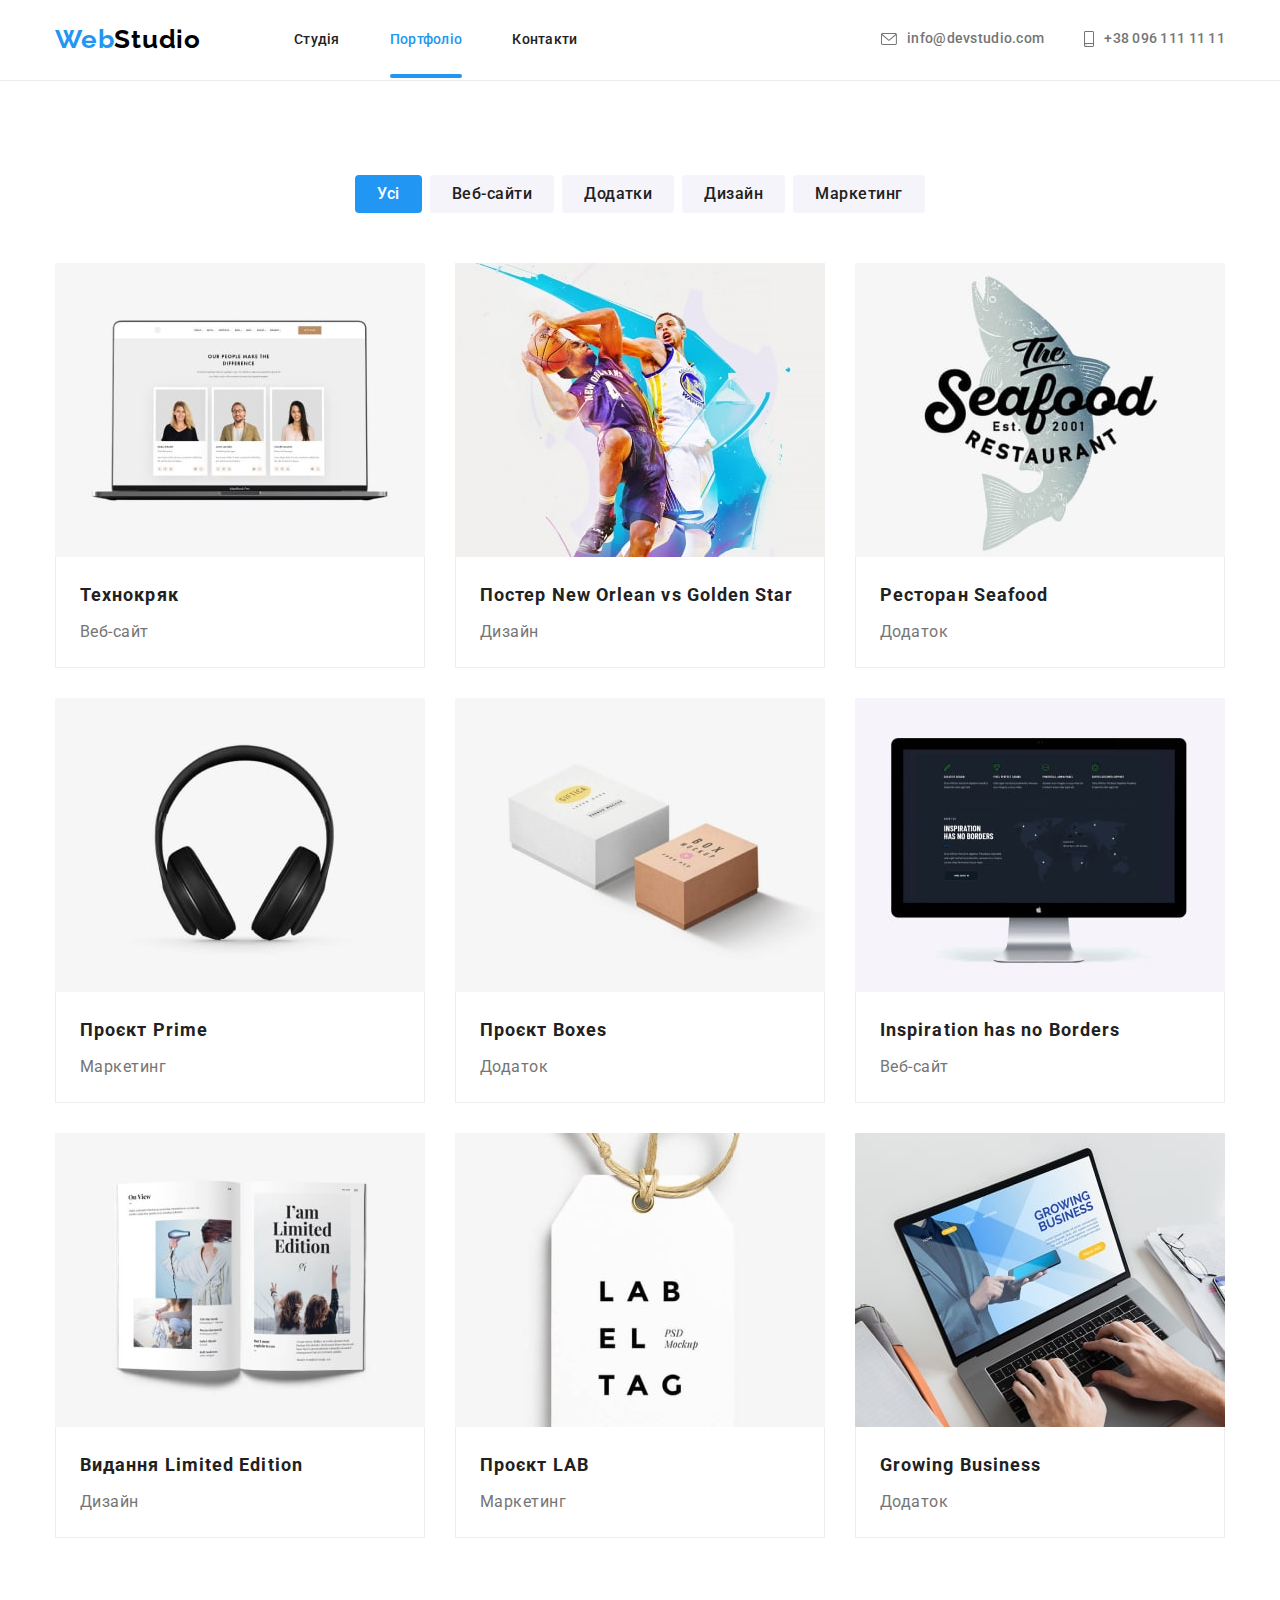
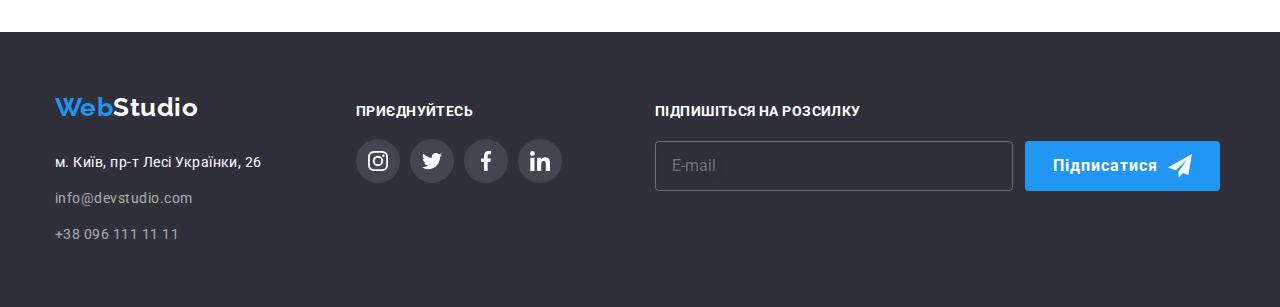
<file: portfolio.html>
<!DOCTYPE html>
<html lang="uk">
  <head>
    <meta charset="UTF-8" />
    <meta http-equiv="X-UA-Compatible" content="IE=edge" />
    <meta name="viewport" content="width=device-width, initial-scale=1.0" />
    <title>Document</title>
    <link
      href="https://fonts.googleapis.com/css2?family=Raleway:wght@700&family=Roboto:wght@400;500;700;900&display=swap"
      rel="stylesheet"
    />
    <link
      rel="stylesheet"
      href="https://cdnjs.cloudflare.com/ajax/libs/modern-normalize/1.1.0/modern-normalize.min.css"
    />
    <link rel="stylesheet" href="./сss/styles.css" />
  </head>
  <body class="page">
    <header class="bcheader">
      <div class="container header">
        <nav class="nav">
          <a href="#" lang="en" class="firspart-logo increase"
            >Web<span class="secondpart-logo">Studio</span></a
          >

          <ul class="site-nav">
            <li class="link-nav">
              <a href="./index.html" class="link increase">Студія</a>
            </li>
            <li class="link-nav">
              <a href="#" class="link current increase">Портфоліо</a>
            </li>
            <li class="link-nav">
              <a href="#" class="link increase">Контакти</a>
            </li>
          </ul>
        </nav>
        <ul class="site-info">
          <li class="item">
            <a href="mailto:info@devstudio.com" class="link increase header-envelop">
              <svg class="envelop-icon" width="16" height="12">
                <use href="./images/icons.svg#icon-envelope "></use></svg
              >info@devstudio.com</a
            >
          </li>
          <li class="item">
            <a href="tel:+380961111111" class="link increase header-smartphone"
              ><svg class="smartphone-icon" width="10" height="16">
                <use href="./images/icons.svg#icon-smartphone "></use></svg
              >+38 096 111 11 11</a
            >
          </li>
        </ul>
      </div>
    </header>

    <main class="portfolio">
      <section class="section hero-portfolio">
        <div class="container">
          <h1 class="hidden">Фільтр</h1>
          <ul class="list buttons">
            <li class="itembtn">
              <button type="button" class="button-portfolio">Усі</button>
            </li>
            <li class="itembtn">
              <button type="button" class="button-portfolioadd">Веб-сайти</button>
            </li>
            <li class="itembtn">
              <button type="button" class="button-portfolioadd">Додатки</button>
            </li>
            <li class="itembtn">
              <button type="button" class="button-portfolioadd">Дизайн</button>
            </li>
            <li class="itembtn">
              <button type="button" class="button-portfolioadd">Маркетинг</button>
            </li>
          </ul>

          <ul class="list imgs">
            <li class="item transform">
              <div class="overlay">
                <img class="photo-item" src="./images/img2.1-min.jpg" alt="Технокряк" width="370" />
                <p class="text-overlay">
                  Ресурс пропонує комплексні пропозиції з різним рівнем функціоналу та сервісів. Все
                  це дозволить відвідувачу отримати вичерпні відомості про компанію чи приватну
                  особу.
                </p>
              </div>

              <div class="border-box">
                <h2 class="title imgs">Технокряк</h2>
                <p class="text imgs">Веб-сайт</p>
              </div>
            </li>

            <li class="item transform">
              <div class="overlay">
                <img
                  class="photo-item"
                  src="./images/img2.2-min.jpg"
                  alt="Постер New Orlean vs Golden Star"
                  width="370"
                />
                <p class="text-overlay">
                  Ресурс пропонує комплексні пропозиції з різним рівнем функціоналу та сервісів. Все
                  це дозволить відвідувачу отримати вичерпні відомості про компанію чи приватну
                  особу.
                </p>
              </div>
              <div class="border-box">
                <h2 class="title imgs">Постер New Orlean vs Golden Star</h2>
                <p class="text imgs">Дизайн</p>
              </div>
            </li>

            <li class="item transform">
              <div class="overlay">
                <img class="photo-item" src="./images/img2.3-min.jpg" alt="Технокряк" width="370" />
                <p class="text-overlay">
                  Ресурс пропонує комплексні пропозиції з різним рівнем функціоналу та сервісів. Все
                  це дозволить відвідувачу отримати вичерпні відомості про компанію чи приватну
                  особу.
                </p>
              </div>
              <div class="border-box">
                <h2 class="title imgs">Ресторан Seafood</h2>
                <p class="text imgs">Додаток</p>
              </div>
            </li>
            <li class="item transform">
              <div class="overlay">
                <img
                  class="photo-item"
                  src="./images/img2.4-min.jpg"
                  alt="Проєкт Prime"
                  width="370"
                />
                <p class="text-overlay">
                  Ресурс пропонує комплексні пропозиції з різним рівнем функціоналу та сервісів. Все
                  це дозволить відвідувачу отримати вичерпні відомості про компанію чи приватну
                  особу.
                </p>
              </div>
              <div class="border-box">
                <h2 class="title imgs">Проєкт Prime</h2>
                <p class="text imgs">Маркетинг</p>
              </div>
            </li>
            <li class="item transform">
              <div class="overlay">
                <img
                  class="photo-item"
                  src="./images/img2.5-min.jpg"
                  alt="Проєкт Boxes"
                  width="370"
                />
                <p class="text-overlay">
                  Ресурс пропонує комплексні пропозиції з різним рівнем функціоналу та сервісів. Все
                  це дозволить відвідувачу отримати вичерпні відомості про компанію чи приватну
                  особу.
                </p>
              </div>
              <div class="border-box">
                <h2 class="title imgs">Проєкт Boxes</h2>
                <p class="text imgs">Додаток</p>
              </div>
            </li>
            <li class="item transform">
              <div class="overlay">
                <img
                  class="photo-item"
                  src="./images/img2.6-min.jpg"
                  alt="Inspiration has no Borders"
                  width="370"
                />
                <p class="text-overlay">
                  Ресурс пропонує комплексні пропозиції з різним рівнем функціоналу та сервісів. Все
                  це дозволить відвідувачу отримати вичерпні відомості про компанію чи приватну
                  особу.
                </p>
              </div>
              <div class="border-box">
                <h2 class="title imgs">Inspiration has no Borders</h2>
                <p class="text imgs">Веб-сайт</p>
              </div>
            </li>
            <li class="item transform">
              <div class="overlay">
                <img
                  class="photo-item"
                  src="./images/img2.7-min.jpg"
                  alt="Видання Limited Edition"
                  width="370"
                />
                <p class="text-overlay">
                  Ресурс пропонує комплексні пропозиції з різним рівнем функціоналу та сервісів. Все
                  це дозволить відвідувачу отримати вичерпні відомості про компанію чи приватну
                  особу.
                </p>
              </div>
              <div class="border-box">
                <h2 class="title imgs">Видання Limited Edition</h2>
                <p class="text imgs">Дизайн</p>
              </div>
            </li>
            <li class="item transform">
              <div class="overlay">
                <img
                  class="photo-item"
                  src="./images/img2.8-min.jpg"
                  alt="Проєкт LAB"
                  width="370"
                />
                <p class="text-overlay">
                  Ресурс пропонує комплексні пропозиції з різним рівнем функціоналу та сервісів. Все
                  це дозволить відвідувачу отримати вичерпні відомості про компанію чи приватну
                  особу.
                </p>
              </div>
              <div class="border-box">
                <h2 class="title imgs">Проєкт LAB</h2>
                <p class="text imgs">Маркетинг</p>
              </div>
            </li>
            <li class="item transform">
              <div class="overlay">
                <img
                  class="photo-item"
                  src="./images/img2.9-min.jpg"
                  alt="Growing Business"
                  width="370"
                />
                <p class="text-overlay">
                  Ресурс пропонує комплексні пропозиції з різним рівнем функціоналу та сервісів. Все
                  це дозволить відвідувачу отримати вичерпні відомості про компанію чи приватну
                  особу.
                </p>
              </div>
              <div class="border-box">
                <h2 class="title imgs">Growing Business</h2>
                <p class="text imgs">Додаток</p>
              </div>
            </li>
          </ul>
        </div>
      </section>
    </main>
    <footer class="footer">
      <div class="footer-info container">
        <div class="container-address">
          <a href="#" lang="en" class="footer-firspart-logo">
            Web<span class="footer-secondpart-logo">Studio</span>
          </a>
          <address class="address site">
            <ul class="list">
              <li>
                <p class="list-address">м. Київ, пр-т Лесі Українки, 26</p>
              </li>
              <li>
                <a href="mailto:info@devstudio.com" class="list-email">info@devstudio.com</a>
              </li>
              <li>
                <a href="tel:+30961111111" class="list-tel">+38 096 111 11 11</a>
              </li>
            </ul>
          </address>
        </div>
        <div class="footer-social-networks">
          <h2 class="title-networks-footer">ПРИЄДНУЙТЕСЬ</h2>
          <ul class="footer-links">
            <li class="link-social-network">
              <a href="#" class="footer-social-network"
                ><svg class="instagram-icon" width="44" height="44">
                  <use href="./images/icons.svg#icon-instagram"></use></svg
              ></a>
            </li>
            <li class="link-social-network">
              <a href="#" class="footer-social-network"
                ><svg class="twitter-icon" width="44" height="44">
                  <use href="./images/icons.svg#icon-twitter"></use></svg
              ></a>
            </li>
            <li class="link-social-network">
              <a href="#" class="footer-social-network"
                ><svg class="facebook-icon" width="44" height="44">
                  <use href="./images/icons.svg#icon-facebook"></use></svg
              ></a>
            </li>
            <li class="link-social-network">
              <a href="#" class="footer-social-network"
                ><svg class="linkedin-icon" width="44" height="44">
                  <use href="./images/icons.svg#icon-linkedin"></use></svg
              ></a>
            </li>
          </ul>
        </div>

        <form class="footer-form">
          <b class="footer-form-text">Підпишіться на розсилку</b>
          <div class="form-email">
            <label for="email"></label>
            <input type="email" name="email" id="amail" placeholder="E-mail" class="email-input" />
            <button class="form-btn button">
              Підписатися
              <svg height="24" width="24" class="icon-email">
                <use href="./images/icons.svg#icon-send"></use>
              </svg>
            </button>
          </div>
        </form>
      </div>
    </footer>
  </body>
</html>
</file>
<file: сss/styles.css>
:root {
  --primary-text-color: #757575;
  --tittle-text-color: #212121;
  --firspart-logo-header: #2196f3;
  --firspart-logo-footer: #2196f3;
  --secondpart-logo-header: #000000;
  --secondpart-logo-footer: #ffffff;
  --add-color: #2196f3;
  --button-bgcolor: #2196f3;
  --button-active-bgcolor: #188ce8;
  --button-add-bgcolor: #f5f4fa;
  --color-button: #ffffff;
  --button-add-color: #212121;
  --hero-title-color: #ffffff;
  --main-bgcolor: #ffffff;
  --header-bgcolor: #ffffff;
  --hero-section-bgcolor: #c4c4c4;
  --info-section-bgcolor: #f5f5f5;
  --explain-section-bgcolor: #f5f5f5;
  --last-section-bgcolor: #f5f4fa;
  --footer-bgcolor: #2f303a;
  --footer-list-address: #ffffff;
  --footer-list-info: rgba(255, 255, 255, 0.6);

  --fill-social-network: #afb1b8;
  --fill-customers: #afb1b8;
  --fill-customers-hover: #2196f3;
  --border-customers: #afb1b8;
  --fill-social-network-hover: #ffffff;
  --background-social-network-hover: #2196f3;
  --fill-social-network-footer: #ffffff;
  --background-social-network-footer: rgba(255, 255, 255, 0.1);
  --block-feature: rgba(245, 244, 250, 1);
  --secendory-text-color: #ffffff;
  --bgc-text-show: rgba(47, 48, 58, 0.8);
  --fiil-icon-close: #000000;
  --bgc-icon-close: #ffffff;
  --text-overlay-color: #ffffff;
  --text-overflow-bgc: rgba(33, 150, 243, 0.9);
  --title-form-footer-color: #ffffff;
  --input-email-footer: rgba(255, 255, 255, 0.6);
  --title-modal: #212121;
  --link-modal-color: rgba(33, 150, 243, 1);
}

html {
  box-sizing: border-box;
}

*,
*::before,
*::after {
  box-sizing: inherit;
}

p,
h1,
h2,
h3,
h4,
h5,
h6 {
  margin-top: 0;
  margin-bottom: 0;
}

ul,
ol {
  margin: 0;
  padding: 0;
  padding-inline-start: 0;
  list-style: none;
}

img {
  display: block;
}

input {
  margin: 0;
  padding: 0;
}

.container {
  width: 1200px;
  padding-left: 15px;
  padding-right: 15px;
  margin-left: auto;
  margin-right: auto;
}

.section {
  padding-bottom: 94px;
  padding-top: 94px;
}

.section.info-add {
  padding-bottom: 0;
}

.bcheader {
  border-bottom: 1px solid #ececec;
}

.container.header {
  display: flex;
  align-items: center;
}

.container .firspart-logo {
  padding-top: 24px;
  padding-bottom: 25px;
}

.container .nav {
  display: flex;
  align-items: center;
}

.container .site-nav .link:last-child {
  margin-right: 0;
}

.container .site-nav {
  display: flex;
  align-items: center;
  margin-left: 93px;
  padding-top: 32px;
  padding-bottom: 32px;
}

.container .site-nav .link-nav {
  display: block;
  margin-right: 50px;
}

.container .site-nav .link-nav:last-child {
  margin-right: 0;
}

.container.header .increase {
  padding-top: 24px;
  padding-bottom: 25px;
  position: relative;

  transition: background-color 250ms cubic-bezier(0.4, 0, 0.2, 1);
}

.link-nav .current::after {
  content: '';
  position: absolute;
  background-color: var(--add-color);
  width: 100%;
  height: 4px;
  border-radius: 2px;
  bottom: 0;
  left: 0;
  margin-bottom: -6px;
}

.link-nav .increase:hover::after {
  content: '';
  position: absolute;
  background: var(--add-color);
  width: 100%;
  height: 4px;
  border-radius: 2px;
  bottom: 0;
  left: 0;
}

.container .site-info {
  display: flex;
  align-items: center;
  margin-left: auto;
}

.site-info .item + .item {
  margin-left: 40px;
}

.list {
  list-style: none;
}
.page {
  background-color: var(--main-bgcolor);
  font-family: Roboto, sans-serif;
  color: var(--primary-text-color);
  margin: 0;
}

.hidden {
  display: none;
}

.page .firspart-logo {
  color: var(--add-color);
  font-family: Raleway, cursive;
  letter-spacing: 0.03em;
  text-decoration: none;
  font-weight: 700;
  font-size: 26px;
  line-height: 1.19;
}

.page .secondpart-logo {
  color: var(--secondpart-logo-header);
  font-family: Raleway, cursive;
  letter-spacing: 0.03em;
}

.site-nav,
.site-info {
  list-style: none;
  letter-spacing: 0.02em;
  font-weight: 500;
  font-size: 14px;
  line-height: 1.14;
}

.site-nav .link {
  color: var(--tittle-text-color);
  letter-spacing: 0.02em;
  text-decoration: none;
  transition: color 250ms cubic-bezier(0.4, 0, 0.2, 1);
}

.site-nav .link:hover,
.site-nav .link:focus {
  color: var(--add-color);
}

.site-info .link {
  color: var(--primary-text-color);
  text-decoration: none;
  transition: color 250ms cubic-bezier(0.4, 0, 0.2, 1);
}

.site-info .link:hover,
.site-info .link:focus {
  color: var(--add-color);
}
.site-nav .link.current {
  color: var(--add-color);
}

.header-envelop,
.header-smartphone {
  display: flex;
  align-items: center;
  justify-content: center;
}

.header-envelop .envelop-icon {
  fill: currentColor;
}

.header-smartphone .smartphone-icon {
  fill: currentColor;
}

.header-envelop .envelop-icon,
.header-smartphone .smartphone-icon {
  margin-right: 10px;
}

/* HERO */
.hero {
  background: var(--hero-section-bgcolor);
  letter-spacing: 0.06em;
  text-align: center;
  margin-top: 0;
  padding-bottom: 200px;
  padding-top: 200px;
}

.section.hero {
  background-color: var(--hero-section-bgcolor);
  background-image: url(../images/hero-bg.jpg),
    linear-gradient(to right, rgba(47, 48, 58, 0.4), rgba(47, 48, 58, 0.4));
  height: 600px;
  max-width: 1600px;
  margin-left: auto;
  margin-right: auto;
}

.backdrop {
  position: fixed;
  width: 100%;
  height: 100%;
  background: rgba(0, 0, 0, 0.2);
  top: 0;
  left: 0;
}

.modal {
  position: absolute;
  top: 50%;
  left: 50%;
  transform: translate(-50%, -50%);
  min-width: 528px;
  min-height: 581px;
  background: #ffffff;
  box-shadow: 0px 1px 3px rgba(0, 0, 0, 0.12), 0px 1px 1px rgba(0, 0, 0, 0.14),
    0px 2px 1px rgba(0, 0, 0, 0.2);
  border-radius: 4px;
  padding: 40px;
}

.modal-form {
  display: flex;
  flex-direction: column;
  margin-left: auto;
  margin-right: auto;
}

.modal-input {
  height: 40px;
  margin-top: 4px;
  border: 1px solid rgba(33, 33, 33, 0.2);
  border-radius: 4px;
  transition: border 250ms cubic-bezier(0.4, 0, 0.2, 1), outline 250ms cubic-bezier(0.4, 0, 0.2, 1);
}

.modal-input:not(:last-child) {
  padding-left: 42px;
}

.modal-input:last-child {
  padding: 12px 16px;
}

.label {
  display: flex;
}

.title-modal {
  font-size: 20px;
  line-height: calc(23 / 20);
  text-align: center;
  letter-spacing: 0.03em;
  color: var(--title-modal);
}

.backdrop.is-hidden {
  opacity: 0;
  pointer-events: none;
}

.modal-form {
  margin-bottom: 10px;
}
.modal-name {
  margin-top: 12px;
  position: relative;
}

.label-modal {
  font-size: 12px;
  line-height: calc(14 / 12);
  letter-spacing: 0.01em;
}

.textarea-modal {
  display: flex;
  flex-direction: column;
}

.textarea-modal::placeholder {
  font-size: 12px;
  line-height: calc(14 / 12);
  letter-spacing: 0.01em;
  color: rgba(117, 117, 117, 0.5);
}

.text-modal {
  resize: none;
  width: 448px;
  height: 120px;
}

.checkbox {
  margin-top: 20px;
  padding-left: 12px;
}

.modal .text {
  font-size: 14px;
  line-height: calc(24 / 14);
  letter-spacing: 0.03em;
}

.link-modal {
  text-decoration: underline;
  color: var(--link-modal-color);
}

.btn-send {
  display: inline-block;
  background-color: var(--button-bgcolor);
  color: var(--color-button);
  letter-spacing: 0.06em;
  font-family: Roboto, sans-serif;
  font-weight: 700;
  font-size: 16px;
  line-height: 1.88;
  cursor: pointer;
  border-radius: 4px;
  padding: 10px 52px;
  margin-top: 30px;
  text-align: center;
  border: none;
  transition: background-color 250ms cubic-bezier(0.4, 0, 0.2, 1);
}

.btn-send:hover,
.btn-send:focus {
  background-color: var(--button-active-bgcolor);
}

.modal .send {
  display: flex;
  justify-content: center;
}

.icon-person-black {
  position: absolute;
  top: 39px;
  left: 12px;
  transform: translateY(-50%);
  transition: fill 250ms cubic-bezier(0.4, 0, 0.2, 1);
}

.modal-telephon {
  position: relative;
}
.icon-phone-black {
  position: absolute;
  top: 39px;
  left: 12px;
  transform: translateY(-50%);
  transition: fill 250ms cubic-bezier(0.4, 0, 0.2, 1);
}

.modal-email {
  position: relative;
}
.icon-email-black {
  position: absolute;
  top: 39px;
  left: 12px;
  transform: translateY(-50%);
  transition: fill 250ms cubic-bezier(0.4, 0, 0.2, 1);
}

.modal-input:focus + .icon-person-black,
.modal-input:hover + .icon-person-black,
.modal-input:focus + .icon-email-black,
.modal-input:hover + .icon-email-black,
.modal-input:focus + .icon-phone-black,
.modal-input:hover + .icon-phone-black,
.icon-person-black:focus,
.icon-person-black:hover,
.icon-email-black:hover,
.icon-email-black:focus,
.icon-phone-black:hover,
.icon-phone-black:focus {
  fill: var(--background-social-network-hover);
}

.modal-input:focus,
.modal-input:hover {
  border: 1px solid var(--background-social-network-hover);
  outline: transparent;
}

.agreement {
  display: flex;
  align-items: center;
  font-size: 14px;
  line-height: calc(24 / 14);
  letter-spacing: 0.03em;
}

.checkbox-modal {
  width: 16px;
  height: 15px;
  border: 2px solid var(--button-add-color);
  border-radius: 2px;
  display: flex;
  align-items: center;
  justify-content: center;
  margin-right: 9px;
}
.icon-check {
  fill: none;
}

.icon-check svg {
  fill: transparent;
  background-origin: border-box;
}
.agreement-checkbox {
  /* appearance: none;
  position: absolute;*/
  position: absolute;
  width: 1px;
  height: 1px;
  margin: -1px;
  border: 0px;
  padding: 0px;
  clip: rect(0 0 0 0);
  overflow: hidden;
}
.agreement-checkbox + span,
.agreement-checkbox + span svg {
  transition: background-color 250ms cubic-bezier(0.4, 0, 0.2, 1),
    fill 250ms cubic-bezier(0.4, 0, 0.2, 1), border 250ms cubic-bezier(0.4, 0, 0.2, 1);
}

.agreement-checkbox:checked + span {
  border: none;
  background-color: #2196f3;
}

.agreement-checkbox:checked + span svg {
  fill: var(--color-button);
}

.button-close {
  position: absolute;
  top: 8px;
  bottom: 543px;
  left: 490px;
  right: 8px;
  cursor: pointer;
  width: 30px;
  height: 30px;
  border-radius: 50%;
  padding: 6px;
  border: 1px solid rgba(0, 0, 0, 0.1);
  background: var(--bgc-icon-close);
}

.icon-close {
  width: 100%;
  height: 100%;
  border-radius: 50%;
  fill: var(--fiil-icon-close);
}

.hero-title {
  color: var(--hero-title-color);
  font-weight: 900;
  font-size: 44px;
  line-height: 1.36;
  text-align: center;
  text-transform: uppercase;
  margin-bottom: 30px;
}

/* Section */
.section {
  letter-spacing: 0.03em;
}
.section-title,
.sub-title {
  color: var(--tittle-text-color);
  font-size: 14px;
  line-height: 1.14;
  text-transform: uppercase;
}

.sub-info {
  font-size: 14px;
  line-height: 1.71;
}

.container .list.feature {
  display: flex;
  padding-inline-start: 0;
}

.section .feature-text {
  flex-basis: calc((100%-90px) / 4);
}

.info-add .feature-svg {
  display: flex;
  width: 270px;
  height: 120px;
  border-radius: 4px;
  background-color: var(--block-feature);
  justify-content: center;
  align-items: center;
  margin-bottom: 30px;
}

.section .feature-text:not(:last-child) {
  margin-right: 30px;
}

.section .list .feature {
  margin-top: 10px;
}

.section .section-title {
  font-size: 36px;
  line-height: 1.17;
  text-align: center;
  text-transform: none;
  padding-bottom: 50px;
}

.link-image {
  display: block;
}

.list.wwd {
  display: flex;
  align-items: center;
}

.list.wwd .item {
  position: relative;
}

.list.wwd .show-wwd {
  position: absolute;
  bottom: 0;
  width: 100%;
  padding-top: 27px;
  padding-bottom: 27px;
  background-color: var(--bgc-text-show);
}

.list.wwd .show-text {
  font-weight: 700;
  font-size: 14px;
  line-height: 1.14;
  text-align: center;
  letter-spacing: 0.03em;
  text-transform: uppercase;
  color: var(--secendory-text-color);
}

.list.wwd .item:not(:last-child) {
  margin-right: 30px;
}

.section.team {
  background-color: var(--last-section-bgcolor);
  letter-spacing: 0.03em;
}

.section .section-team-title {
  font-size: 36px;
  line-height: 1.17;
  text-align: center;
  color: var(--tittle-text-color);
}

.section .list-team .sub-title {
  font-weight: 500;
  font-size: 16px;
  line-height: 1.19;
  text-transform: none;
  margin-top: 30px;
  text-align: center;
}

.section .list-team {
  list-style: none;
  padding-top: 50px;
  display: flex;
}

.section .list-team .sub-text {
  font-size: 16px;
  line-height: 1.19;
  margin-top: 10px;
  text-align: center;
}

.section .list-team .card {
  background-color: var(--main-bgcolor);
  border-radius: 0px 0px 4px 4px;
  box-shadow: 0px 1px 3px rgba(0, 0, 0, 0.12), 0px 1px 1px rgba(0, 0, 0, 0.14),
    0px 2px 1px rgba(0, 0, 0, 0.2);
}

.section .list-team .card:not(:last-child) {
  margin-right: 30px;
}

.button:hover,
.button:focus {
  background-color: var(--button-active-bgcolor);
}

.button {
  display: inline-block;
  background-color: var(--button-bgcolor);
  color: var(--color-button);
  letter-spacing: 0.06em;
  font-family: Roboto, sans-serif;
  font-weight: 700;
  font-size: 16px;
  line-height: 1.88;
  cursor: pointer;
  border-radius: 4px;
  padding: 10px 32px;
  text-align: center;
  border: none;
  transition: background-color 250ms cubic-bezier(0.4, 0, 0.2, 1);
}

.section.regular-customers {
  color: var(--tittle-text-color);
  text-align: center;
}

.title-costomers {
  font-size: 36px;
  line-height: 1.16;
  letter-spacing: 0.03em;
}

.costomers-all {
  display: flex;
  justify-content: start;
  margin-top: 50px;
}
.customers-link {
  width: 170px;
}
.customers-link:not(:last-child) {
  margin-right: 30px;
}

.costomers-all .link-union {
  display: flex;
  align-items: center;
  padding: 23px 65px 22px 64px;
  fill: var(--fill-customers);
  border: 1px solid var(--border-customers);
  border-radius: 4px;
}

.costomers-all .link-tagline {
  display: flex;
  align-items: center;
  padding: 19px 65px 21px 65px;
  fill: var(--fill-customers);
  border: 1px solid var(--border-customers);
  border-radius: 4px;
}

.costomers-all .link-company {
  display: flex;
  align-items: center;
  padding: 25px 65px 26px 62px;
  fill: var(--fill-customers);
  border: 1px solid var(--border-customers);
  border-radius: 4px;
}
.costomers-all .link-foster {
  display: flex;
  align-items: center;
  padding: 25px 43px 27px 43px;
  fill: var(--fill-customers);
  border: 1px solid var(--border-customers);
  border-radius: 4px;
}

.costomers-all .link-brand {
  display: flex;
  align-items: center;
  padding: 23px 54px 24px 54px;
  fill: var(--fill-customers);
  border: 1px solid var(--border-customers);
  border-radius: 4px;
}

.costomers-all .link-tag {
  display: flex;
  align-items: center;
  padding: 23px 38px 25px 38px;
  fill: var(--fill-customers);
  border: 1px solid var(--border-customers);
  border-radius: 4px;
}

.costomers-all .customers-hover {
  transition: border 250ms cubic-bezier(0.4, 0, 0.2, 1), fill 250ms cubic-bezier(0.4, 0, 0.2, 1);
}

.costomers-all .customers-hover:hover,
.costomers-all .customers-hover:focus {
  fill: var(--fill-customers-hover);
  border: 1px solid var(--fill-customers-hover);
  border-radius: 4px;
}

.footer {
  background-color: var(--footer-bgcolor);
  letter-spacing: 0.03em;
  padding-bottom: 60px;
  padding-top: 60px;
}

.container-address {
  width: 231px;
}

.footer .footer-firspart-logo {
  display: inline-block;
  color: var(--firspart-logo-footer);
  font-family: Raleway, cursive;
  font-weight: 700;
  font-size: 26px;
  line-height: 1.19;
  padding-bottom: 0;
  margin-bottom: 28px;
  text-decoration: none;
}
.footer .footer-secondpart-logo {
  color: var(--secondpart-logo-footer);
  font-family: Raleway, cursive;
}

.footer .list-email,
.footer .list-tel {
  color: var(--footer-list-info);
  text-decoration: none;
}
.footer .list-address {
  display: inline-block;
  color: var(--footer-list-address);
  margin-bottom: 12px;
}

.footer .list-email {
  display: inline-block;
  margin-bottom: 12px;
  transition: color 250ms cubic-bezier(0.4, 0, 0.2, 1);
}

.address .list-email:hover,
.address .list-email:focus,
.address .list-tel:hover,
.address .list-tel:focus {
  color: var(--add-color);
}
.footer .address {
  font-size: 14px;
  line-height: 1.71;
  font-style: normal;
  font-style: normal;
}
.footer-social-networks {
  margin-left: 70px;
}

.footer-info.container {
  display: flex;
  align-items: baseline;
}

.footer-links {
  list-style: none;
  display: flex;
  justify-content: flex-start;
}

.title-networks-footer {
  color: var(--hero-title-color);
  font-size: 14px;
  line-height: calc(16 / 14);
  letter-spacing: 0.03em;
  margin-bottom: 20px;
}

.footer-social-network {
  width: 100%;
  height: 100%;
  display: flex;
  border-radius: 50%;
  justify-content: center;
  align-items: center;
  fill: var(--fill-social-network-footer);
  padding: 12px;
  background-color: var(--background-social-network-footer);
  transition: background-color 250ms cubic-bezier(0.4, 0, 0.2, 1);
}

.footer-social-network:hover,
.footer-social-network:focus {
  background-color: var(--background-social-network-hover);
}

/*Form*/

.footer-form {
  margin-left: 93px;
}

.footer-form-text {
  font-weight: 700;
  font-size: 14px;
  line-height: calc(16 / 14);
  letter-spacing: 0.03em;
  text-transform: uppercase;
  color: var(--title-form-footer-color);
}

.form-email {
  display: flex;
  align-items: center;
  margin-top: 20px;
}
.email-input {
  line-height: 30px;
  width: 358px;
  height: 50px;
  padding: 15px 0px 15px 16px;
  border-radius: 4px;
  border: 1px solid rgba(255, 255, 255, 0.3);
  filter: drop-shadow(0px 4px 4px rgba(0, 0, 0, 0.15));
  background-color: transparent;
  color: var(--input-email-footer);
}

.form-btn {
  padding-top: 10px;
  padding-bottom: 10px;
  padding-left: 28px;
  margin-left: 12px;
  padding-right: 28px;
  display: flex;
  align-items: center;
}

.icon-email {
  margin-left: 10px;
}

/*portfolio */

.button-portfolio {
  background-color: var(--button-bgcolor);
  color: var(--color-button);
  letter-spacing: 0.03em;
  font-family: Roboto, sans-serif;
  font-weight: 500;
  font-size: 16px;
  line-height: 1.63;
  cursor: pointer;
  border-radius: 4px;
  padding: 6px 22px;
  border: transparent;
}

.button-portfolioadd {
  background-color: var(--button-add-bgcolor);
  color: var(--button-add-color);
  letter-spacing: 0.03em;
  font-weight: 500;
  font-size: 16px;
  line-height: 1.63;
  cursor: pointer;
  border-radius: 4px;
  padding: 6px 22px;
  border: transparent;
  transition: background-color 250ms cubic-bezier(0.4, 0, 0.2, 1),
    color 250ms cubic-bezier(0.4, 0, 0.2, 1);
}

.button-portfolioadd:hover,
.button-portfolioadd:focus {
  color: var(--color-button);
  background-color: var(--button-bgcolor);
}

.portfolio .title {
  color: var(--tittle-text-color);
  letter-spacing: 0.06em;
  font-size: 18px;
  line-height: 2;
}

.portfolio .text {
  letter-spacing: 0.03em;
  font-size: 16px;
  line-height: 1.88;
}

.container .buttons {
  margin-bottom: 50px;
}

.container .list.imgs {
  display: flex;
  flex-wrap: wrap;
  padding-inline-start: 0;
}

.section.hero-portfolio .list.buttons {
  display: flex;
  justify-content: center;
}

.section.hero-portfolio .list.buttons .itembtn:not(:last-child) {
  margin-right: 8px;
}

.portfolio .itembtn {
  transition: box-shadow 250ms cubic-bezier(0.4, 0, 0.2, 1);
}

.portfolio .itembtn:hover,
.portfolio .itembtn:focus {
  box-shadow: 0px 3px 1px rgba(0, 0, 0, 0.1), 0px 1px 2px rgba(0, 0, 0, 0.08),
    0px 2px 2px rgba(0, 0, 0, 0.12);
}

.list.imgs > .item {
  flex-basis: calc((100% - 60px) / 3);
  margin-bottom: 30px;
  margin-right: 30px;
  transition: box-shadow 250ms cubic-bezier(0.4, 0, 0.2, 1);
}

.list.imgs > .item:hover {
  box-shadow: 0px 1px 1px rgba(0, 0, 0, 0.12), 0px 4px 4px rgba(0, 0, 0, 0.06),
    1px 4px 6px rgba(0, 0, 0, 0.16);
  cursor: pointer;
}

.border-box {
  padding-left: 24px;
  padding-bottom: 20px;
  padding-top: 20px;
  border-bottom: 1px solid #eeeeee;
  border-right: 1px solid #eeeeee;
  border-left: 1px solid #eeeeee;
}

.list.imgs > .item:nth-child(3n) {
  margin-right: 0;
}

.list.imgs > .item:nth-last-child(-n + 3) {
  margin-bottom: 0;
}

.section.hero-portfolio .title.imgs {
  margin-bottom: 4px;
}

.photo-item {
  display: block;
}

.overlay {
  position: relative;
  overflow: hidden;
}

.text-overlay {
  position: absolute;
  top: 0;
  left: 0;
  width: 100%;
  height: 100%;
  padding: 63px 24px;
  font-size: 18px;
  line-height: 1.56;
  letter-spacing: 0.03em;
  color: var(--text-overlay-color);
  background-color: var(--text-overflow-bgc);
  transform: translateY(100%);
  transition: transform 250ms cubic-bezier(0.4, 0, 0.2, 1);
}

.item.transform:hover .text-overlay,
.item.transform:focus .text-overlay {
  transform: translateY(0);
}

/*task-4*/

.section.team .links-team {
  display: flex;
  justify-content: center;
  list-style: none;
}

.link-social-network:not(:last-child) {
  margin-right: 10px;
}

.link-social-network {
  width: 44px;
  height: 44px;
}

.social-network {
  width: 100%;
  height: 100%;
  display: flex;
  border-radius: 50%;
  justify-content: center;
  align-items: center;
  fill: var(--fill-social-network);
  padding: 12px;
  transition: background-color 250ms cubic-bezier(0.4, 0, 0.2, 1),
    fill 250ms cubic-bezier(0.4, 0, 0.2, 1);
}

.social-network:hover,
.social-network:focus {
  fill: var(--fill-social-network-hover);
  background-color: var(--background-social-network-hover);
}

.links-team {
  margin-bottom: 30px;
  margin-top: 16px;
}
</file>
